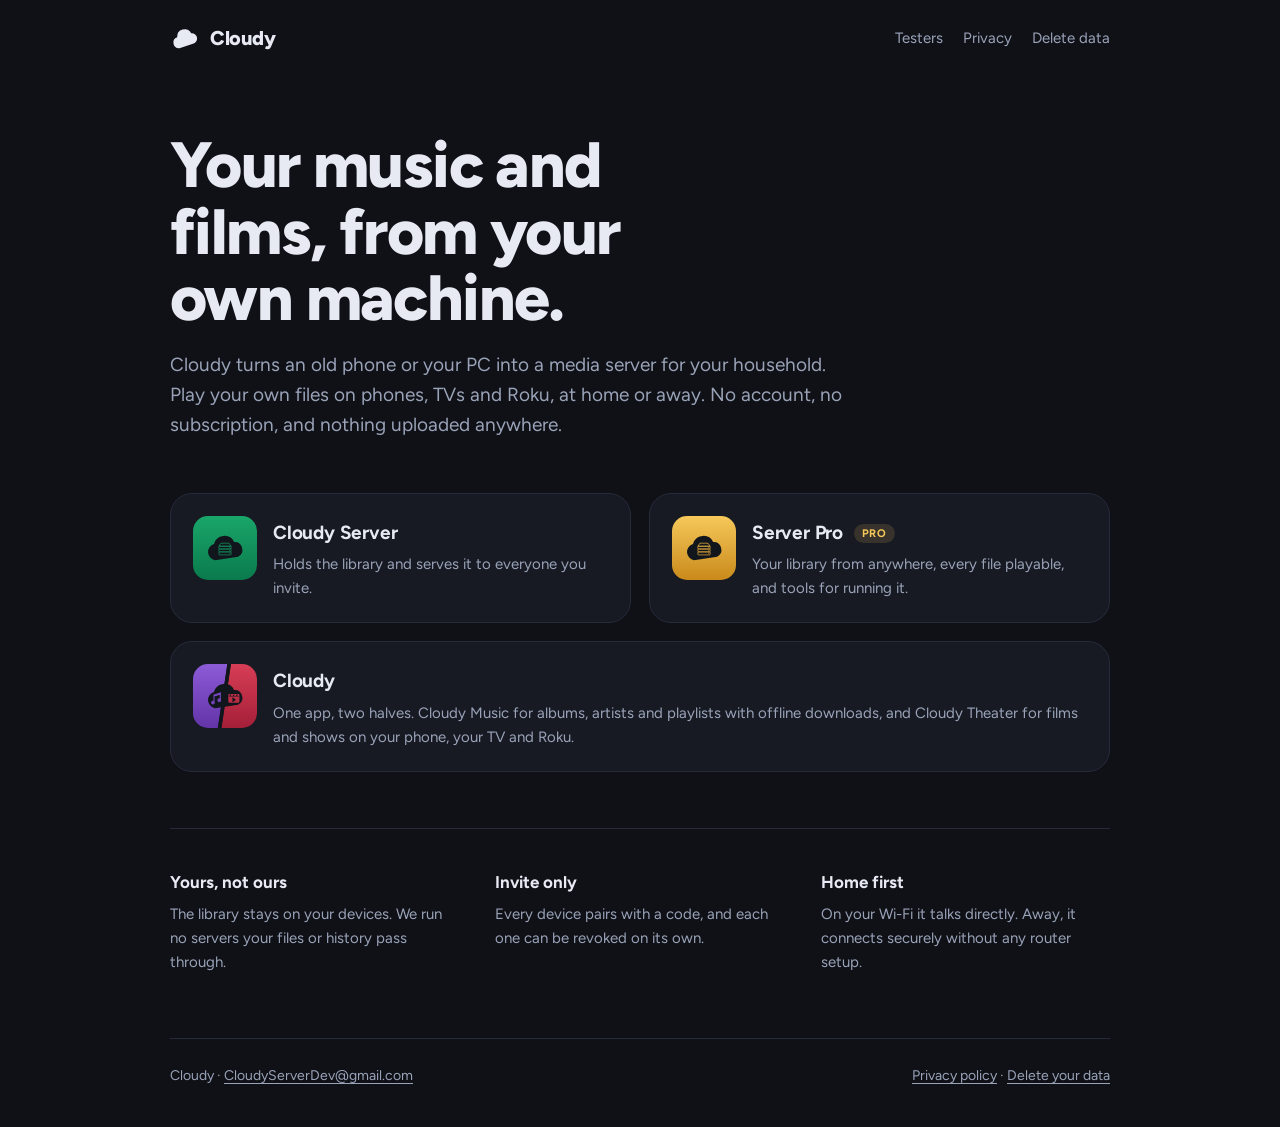
<file: index.html>
<!doctype html>
<html lang="en">
<head>
<meta charset="utf-8">
<meta name="viewport" content="width=device-width, initial-scale=1">
<title>Cloudy</title>
<meta name="description" content="Your own music and films, served from your own phone or PC. No account, no subscription, nothing uploaded.">
<link rel="icon" href="assets/cloudy-crown.svg" type="image/svg+xml">
<link rel="icon" href="assets/cloudy-crown-32.png" sizes="32x32">
<link rel="apple-touch-icon" href="assets/cloudy-crown-180.png">
<link rel="preconnect" href="https://fonts.googleapis.com">
<link rel="preconnect" href="https://fonts.gstatic.com" crossorigin>
<link rel="stylesheet" href="https://fonts.googleapis.com/css2?family=Figtree:wght@400;600;700;800&display=swap">
<link rel="stylesheet" href="style.css">
</head>
<body>
<div class="wrap">
  <header class="top">
    <a class="brand" href="./">
      <svg viewBox="0 0 24 24" aria-hidden="true"><g transform="rotate(-8 11.925 12.2375)"><path d="M6.5,19.5A4.5,4.5 0,0 1,5.9 10.6,6 6,0 0,1 17.5,8.9 4.3,4.3 0,0 1,17.1 17.5z"/></g></svg>
      <span class="wordmark">Cloudy</span>
    </a>
    <nav><a href="testers/">Testers</a> <a href="privacy/">Privacy</a> <a href="delete-account/">Delete data</a></nav>
  </header>

  <main>
    <section class="hero">
      <h1>Your music and films, from your own machine.</h1>
      <p>Cloudy turns an old phone or your PC into a media server for your household. Play your own files on phones, TVs and Roku, at home or away. No account, no subscription, and nothing uploaded anywhere.</p>
    </section>

    <section class="apps" aria-label="The apps">
      <div class="app">
        <img src="assets/cloudy-server.svg" alt="">
        <h2>Cloudy Server</h2>
        <p>Holds the library and serves it to everyone you invite.</p>
      </div>
      <div class="app">
        <img src="assets/cloudy-server-pro.svg" alt="">
        <h2>Server Pro <span class="tag">PRO</span></h2>
        <p>Your library from anywhere, every file playable, and tools for running it.</p>
      </div>
      <div class="app wide">
        <img src="assets/cloudy.svg" alt="">
        <h2>Cloudy</h2>
        <p>One app, two halves. Cloudy Music for albums, artists and playlists with offline downloads, and Cloudy Theater for films and shows on your phone, your TV and Roku.</p>
      </div>
    </section>

    <section class="points">
      <div>
        <h3>Yours, not ours</h3>
        <p>The library stays on your devices. We run no servers your files or history pass through.</p>
      </div>
      <div>
        <h3>Invite only</h3>
        <p>Every device pairs with a code, and each one can be revoked on its own.</p>
      </div>
      <div>
        <h3>Home first</h3>
        <p>On your Wi-Fi it talks directly. Away, it connects securely without any router setup.</p>
      </div>
    </section>
  </main>

  <footer>
    <span>Cloudy · <a href="mailto:CloudyServerDev@gmail.com">CloudyServerDev@gmail.com</a></span>
    <span><a href="privacy/">Privacy policy</a> &middot; <a href="delete-account/">Delete your data</a></span>
  </footer>
</div>
<script src="./brand.js"></script>
</body>
</html>
</file>
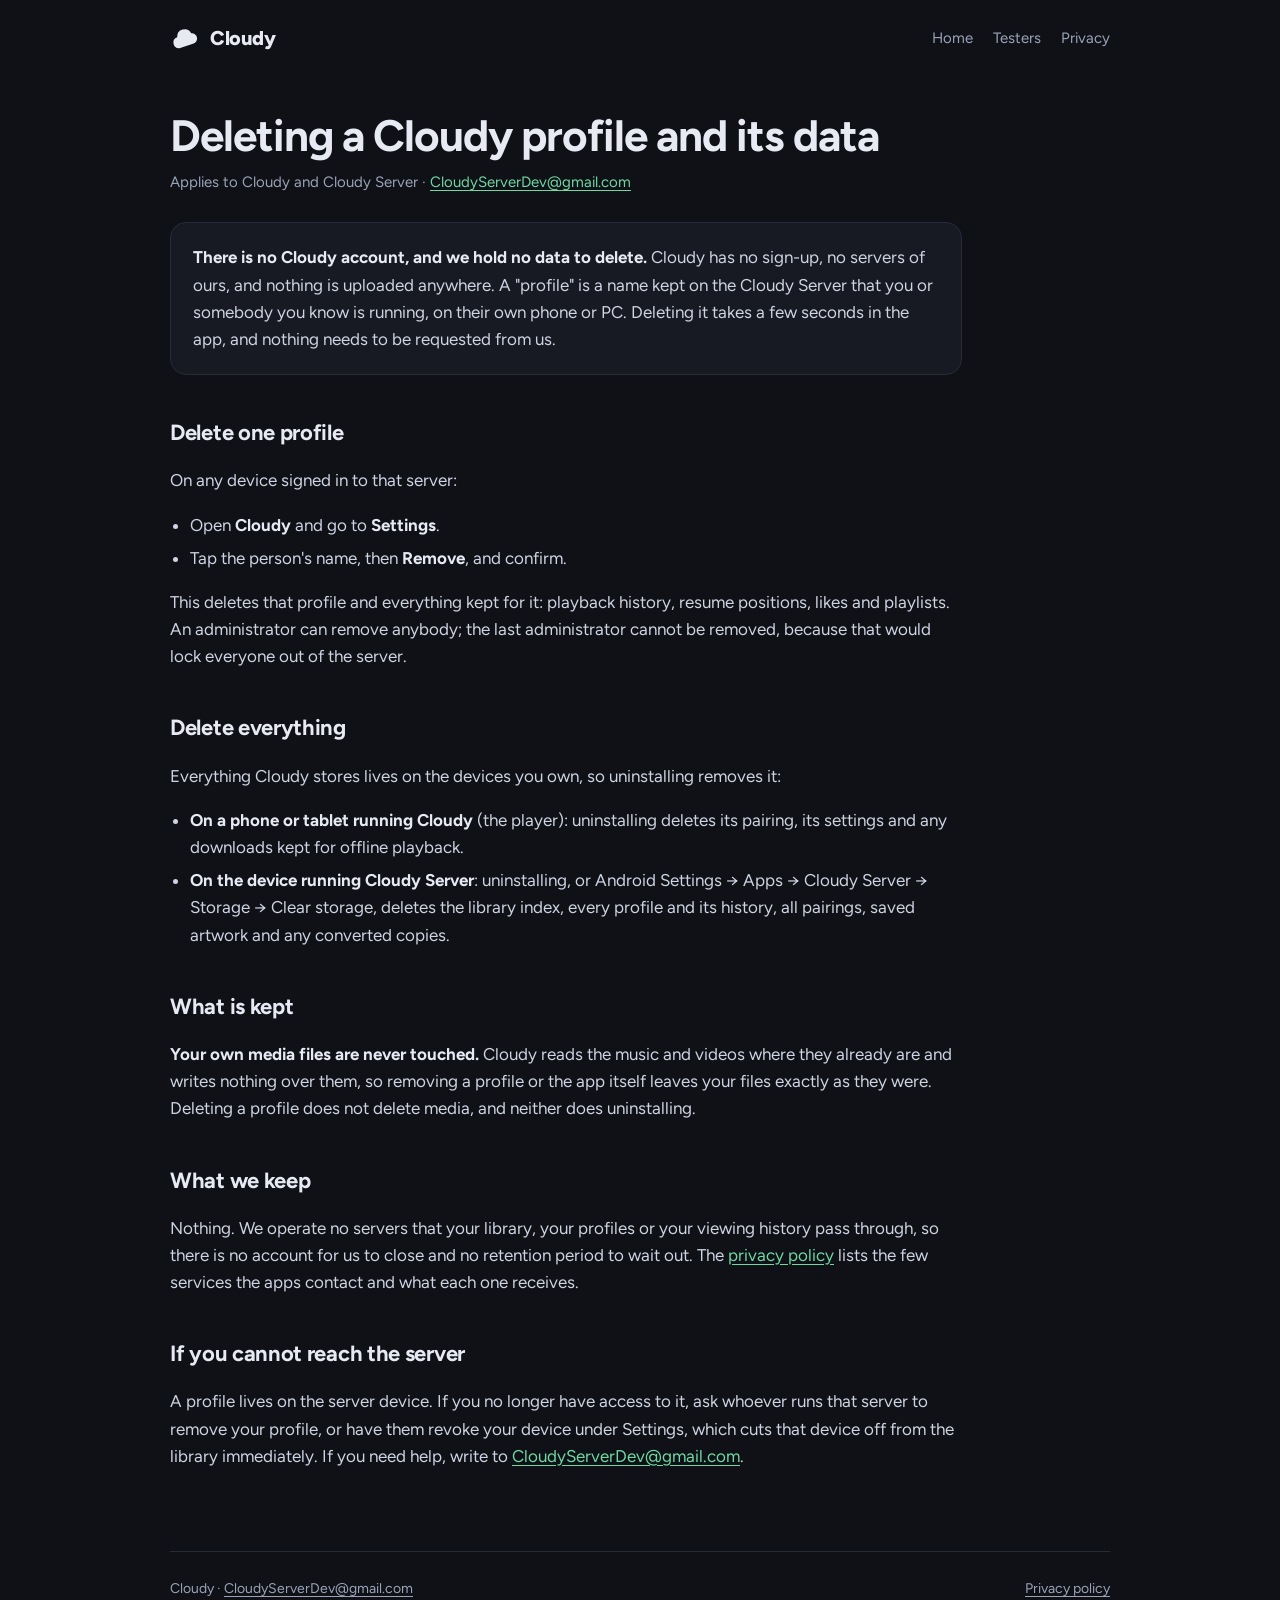
<file: delete-account/index.html>
<!doctype html>
<html lang="en">
<head>
<meta charset="utf-8">
<meta name="viewport" content="width=device-width, initial-scale=1">
<title>Deleting a Cloudy profile</title>
<meta name="description" content="How to delete a Cloudy profile and its data, and what is kept.">
<link rel="icon" href="../assets/cloudy-crown.svg" type="image/svg+xml">
<link rel="icon" href="../assets/cloudy-crown-32.png" sizes="32x32">
<link rel="apple-touch-icon" href="../assets/cloudy-crown-180.png">
<link rel="preconnect" href="https://fonts.googleapis.com">
<link rel="preconnect" href="https://fonts.gstatic.com" crossorigin>
<link rel="stylesheet" href="https://fonts.googleapis.com/css2?family=Figtree:wght@400;600;700;800&display=swap">
<link rel="stylesheet" href="../style.css">
</head>
<body>
<div class="wrap">
  <header class="top">
    <a class="brand" href="../">
      <svg viewBox="0 0 24 24" aria-hidden="true"><g transform="rotate(-8 11.925 12.2375)"><path d="M6.5,19.5A4.5,4.5 0,0 1,5.9 10.6,6 6,0 0,1 17.5,8.9 4.3,4.3 0,0 1,17.1 17.5z"/></g></svg>
      <span class="wordmark">Cloudy</span>
    </a>
    <nav><a href="../">Home</a> <a href="../testers/">Testers</a> <a href="../privacy/">Privacy</a></nav>
  </header>

  <main class="doc">
    <h1>Deleting a Cloudy profile and its data</h1>
    <p class="meta">Applies to Cloudy and Cloudy Server &middot; <a href="mailto:CloudyServerDev@gmail.com">CloudyServerDev@gmail.com</a></p>

    <div class="summary">
      <p><strong>There is no Cloudy account, and we hold no data to delete.</strong> Cloudy has no sign-up, no servers of ours, and nothing is uploaded anywhere. A "profile" is a name kept on the Cloudy Server that you or somebody you know is running, on their own phone or PC. Deleting it takes a few seconds in the app, and nothing needs to be requested from us.</p>
    </div>

    <h2>Delete one profile</h2>
    <p>On any device signed in to that server:</p>
    <ul>
      <li>Open <strong>Cloudy</strong> and go to <strong>Settings</strong>.</li>
      <li>Tap the person's name, then <strong>Remove</strong>, and confirm.</li>
    </ul>
    <p>This deletes that profile and everything kept for it: playback history, resume positions, likes and playlists. An administrator can remove anybody; the last administrator cannot be removed, because that would lock everyone out of the server.</p>

    <h2>Delete everything</h2>
    <p>Everything Cloudy stores lives on the devices you own, so uninstalling removes it:</p>
    <ul>
      <li><strong>On a phone or tablet running Cloudy</strong> (the player): uninstalling deletes its pairing, its settings and any downloads kept for offline playback.</li>
      <li><strong>On the device running Cloudy Server</strong>: uninstalling, or Android Settings &rarr; Apps &rarr; Cloudy Server &rarr; Storage &rarr; Clear storage, deletes the library index, every profile and its history, all pairings, saved artwork and any converted copies.</li>
    </ul>

    <h2>What is kept</h2>
    <p><strong>Your own media files are never touched.</strong> Cloudy reads the music and videos where they already are and writes nothing over them, so removing a profile or the app itself leaves your files exactly as they were. Deleting a profile does not delete media, and neither does uninstalling.</p>

    <h2>What we keep</h2>
    <p>Nothing. We operate no servers that your library, your profiles or your viewing history pass through, so there is no account for us to close and no retention period to wait out. The <a href="../privacy/">privacy policy</a> lists the few services the apps contact and what each one receives.</p>

    <h2>If you cannot reach the server</h2>
    <p>A profile lives on the server device. If you no longer have access to it, ask whoever runs that server to remove your profile, or have them revoke your device under Settings, which cuts that device off from the library immediately. If you need help, write to <a href="mailto:CloudyServerDev@gmail.com">CloudyServerDev@gmail.com</a>.</p>
  </main>

  <footer>
    <span>Cloudy &middot; <a href="mailto:CloudyServerDev@gmail.com">CloudyServerDev@gmail.com</a></span>
    <span><a href="../privacy/">Privacy policy</a></span>
  </footer>
</div>
<script src="../brand.js"></script>
</body>
</html>
</file>
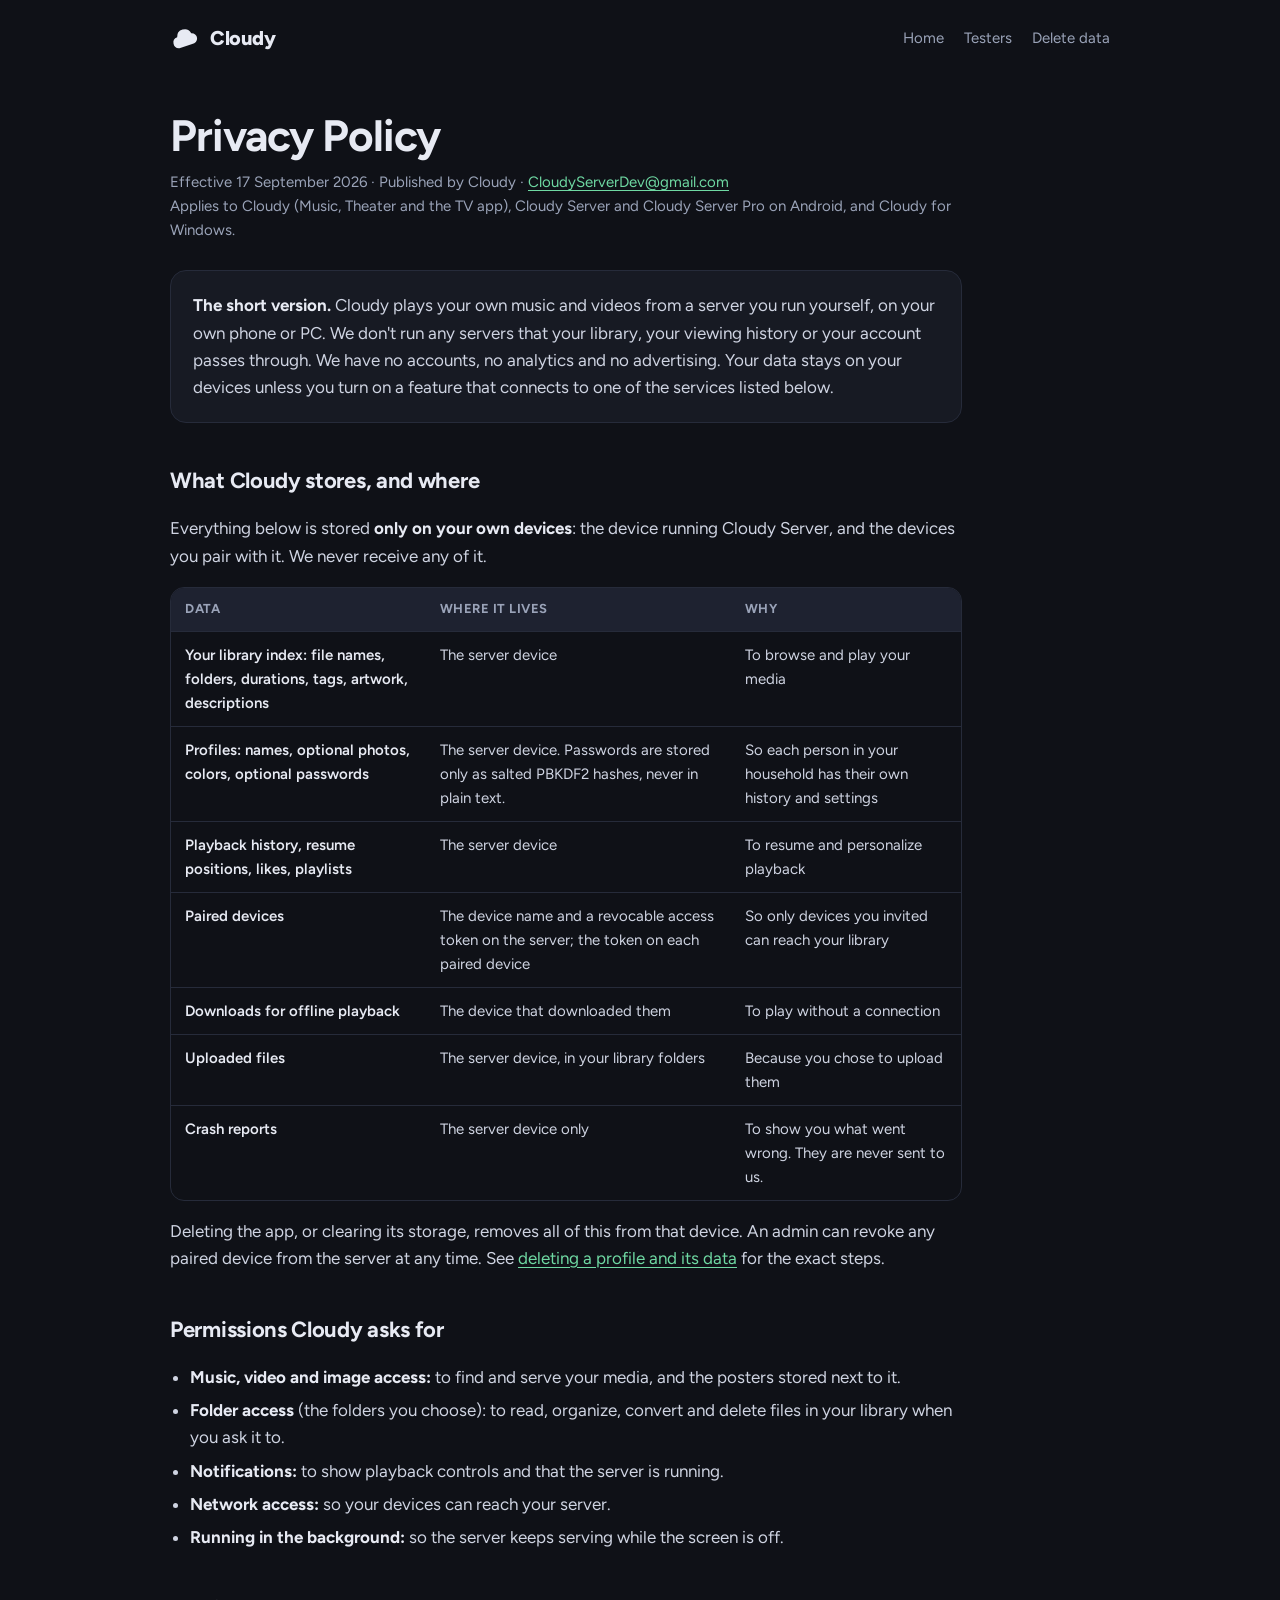
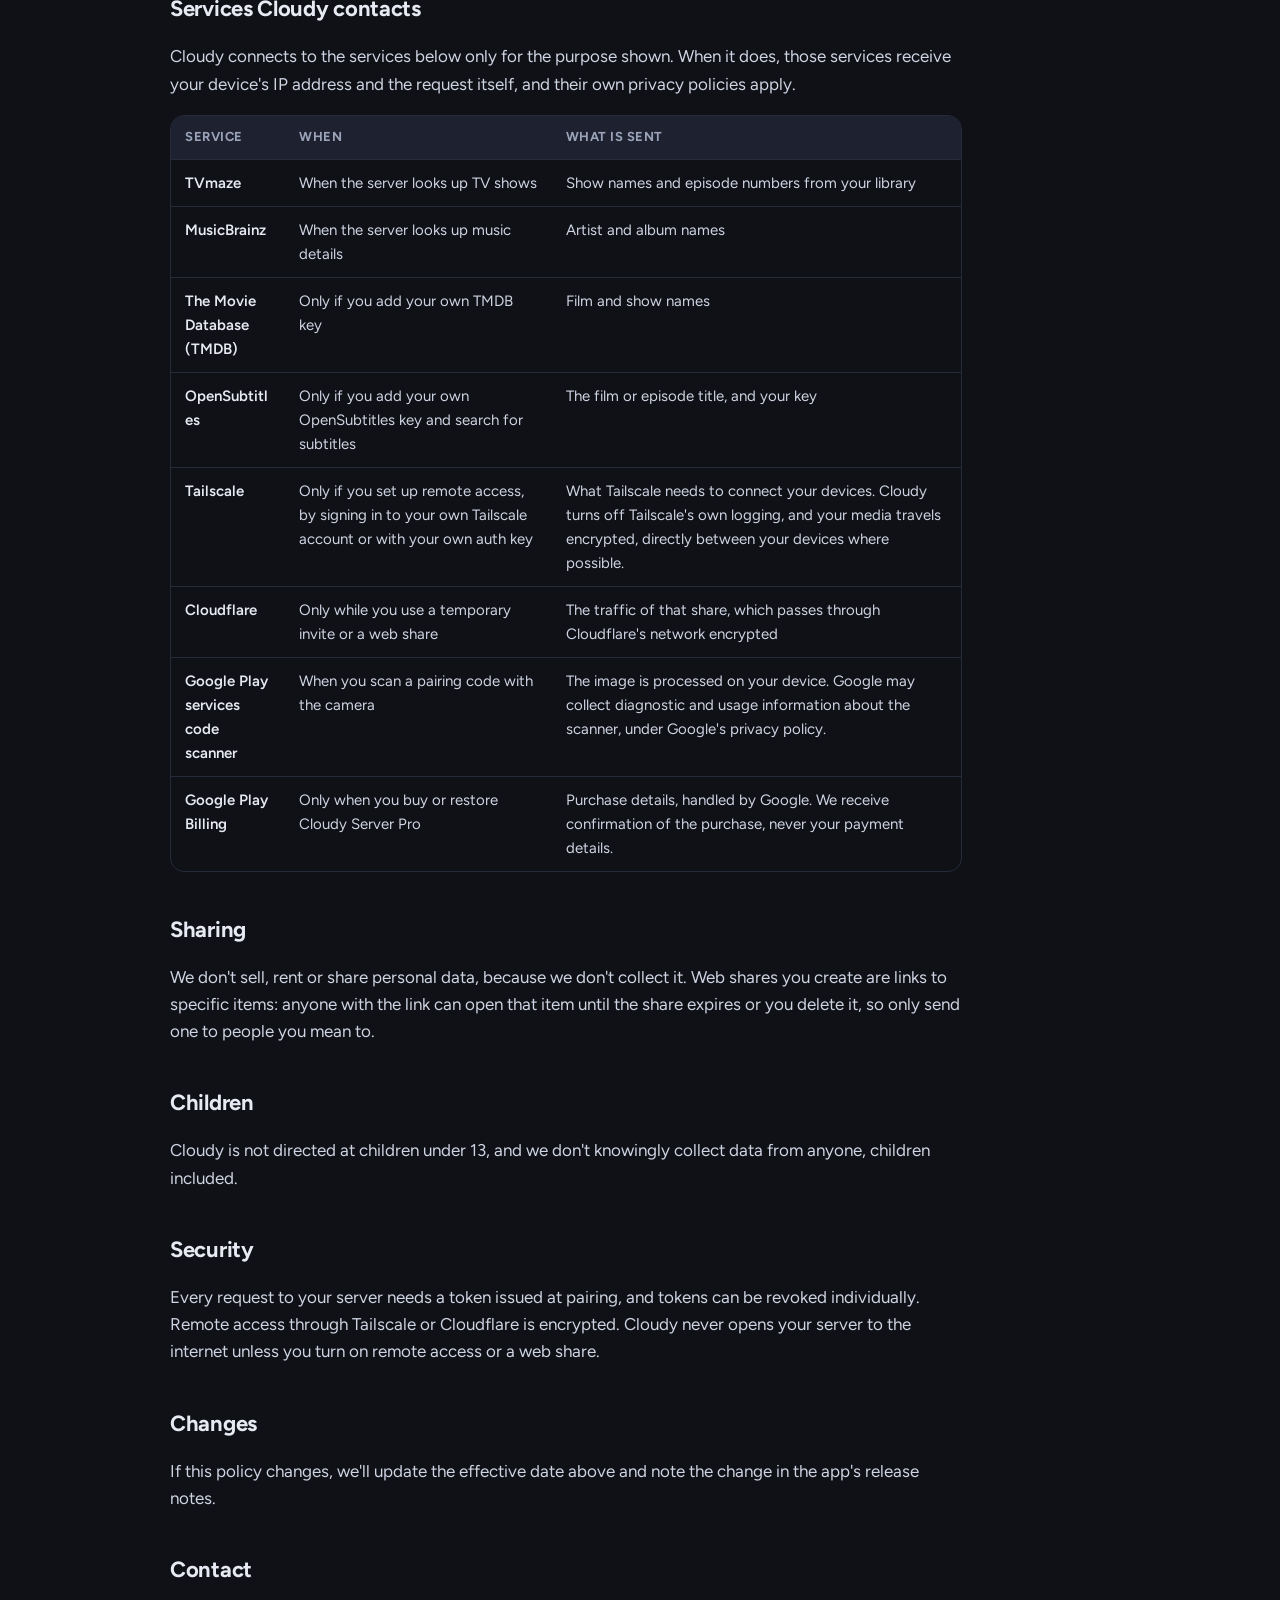
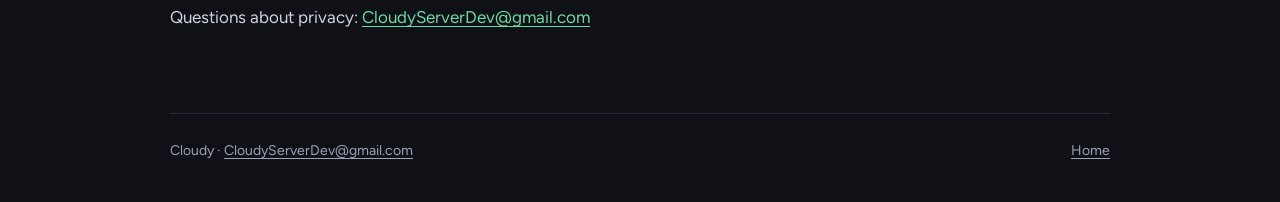
<file: privacy/index.html>
<!doctype html>
<html lang="en">
<head>
<meta charset="utf-8">
<meta name="viewport" content="width=device-width, initial-scale=1">
<title>Cloudy Privacy Policy</title>
<meta name="description" content="What Cloudy stores, where it stays, and the services it contacts.">
<link rel="icon" href="../assets/cloudy-crown.svg" type="image/svg+xml">
<link rel="icon" href="../assets/cloudy-crown-32.png" sizes="32x32">
<link rel="apple-touch-icon" href="../assets/cloudy-crown-180.png">
<link rel="preconnect" href="https://fonts.googleapis.com">
<link rel="preconnect" href="https://fonts.gstatic.com" crossorigin>
<link rel="stylesheet" href="https://fonts.googleapis.com/css2?family=Figtree:wght@400;600;700;800&display=swap">
<link rel="stylesheet" href="../style.css">
</head>
<body>
<div class="wrap">
  <header class="top">
    <a class="brand" href="../">
      <svg viewBox="0 0 24 24" aria-hidden="true"><g transform="rotate(-8 11.925 12.2375)"><path d="M6.5,19.5A4.5,4.5 0,0 1,5.9 10.6,6 6,0 0,1 17.5,8.9 4.3,4.3 0,0 1,17.1 17.5z"/></g></svg>
      <span class="wordmark">Cloudy</span>
    </a>
    <nav><a href="../">Home</a> <a href="../testers/">Testers</a> <a href="../delete-account/">Delete data</a></nav>
  </header>

  <main class="doc">
    <h1>Privacy Policy</h1>
    <p class="meta">Effective 17 September 2026 · Published by Cloudy · <a href="mailto:CloudyServerDev@gmail.com">CloudyServerDev@gmail.com</a><br>
    Applies to Cloudy (Music, Theater and the TV app), Cloudy Server and Cloudy Server Pro on Android, and Cloudy for Windows.</p>

    <div class="summary">
      <p><strong>The short version.</strong> Cloudy plays your own music and videos from a server you run yourself, on your own phone or PC. We don't run any servers that your library, your viewing history or your account passes through. We have no accounts, no analytics and no advertising. Your data stays on your devices unless you turn on a feature that connects to one of the services listed below.</p>
    </div>

    <h2>What Cloudy stores, and where</h2>
    <p>Everything below is stored <strong>only on your own devices</strong>: the device running Cloudy Server, and the devices you pair with it. We never receive any of it.</p>
    <div class="table"><table>
      <thead><tr><th>Data</th><th>Where it lives</th><th>Why</th></tr></thead>
      <tbody>
        <tr><td>Your library index: file names, folders, durations, tags, artwork, descriptions</td><td>The server device</td><td>To browse and play your media</td></tr>
        <tr><td>Profiles: names, optional photos, colors, optional passwords</td><td>The server device. Passwords are stored only as salted PBKDF2 hashes, never in plain text.</td><td>So each person in your household has their own history and settings</td></tr>
        <tr><td>Playback history, resume positions, likes, playlists</td><td>The server device</td><td>To resume and personalize playback</td></tr>
        <tr><td>Paired devices</td><td>The device name and a revocable access token on the server; the token on each paired device</td><td>So only devices you invited can reach your library</td></tr>
        <tr><td>Downloads for offline playback</td><td>The device that downloaded them</td><td>To play without a connection</td></tr>
        <tr><td>Uploaded files</td><td>The server device, in your library folders</td><td>Because you chose to upload them</td></tr>
        <tr><td>Crash reports</td><td>The server device only</td><td>To show you what went wrong. They are never sent to us.</td></tr>
      </tbody>
    </table></div>
    <p>Deleting the app, or clearing its storage, removes all of this from that device. An admin can revoke any paired device from the server at any time. See <a href="../delete-account/">deleting a profile and its data</a> for the exact steps.</p>

    <h2>Permissions Cloudy asks for</h2>
    <ul>
      <li><strong>Music, video and image access:</strong> to find and serve your media, and the posters stored next to it.</li>
      <li><strong>Folder access</strong> (the folders you choose): to read, organize, convert and delete files in your library when you ask it to.</li>
      <li><strong>Notifications:</strong> to show playback controls and that the server is running.</li>
      <li><strong>Network access:</strong> so your devices can reach your server.</li>
      <li><strong>Running in the background:</strong> so the server keeps serving while the screen is off.</li>
    </ul>

    <h2>Services Cloudy contacts</h2>
    <p>Cloudy connects to the services below only for the purpose shown. When it does, those services receive your device's IP address and the request itself, and their own privacy policies apply.</p>
    <div class="table"><table>
      <thead><tr><th>Service</th><th>When</th><th>What is sent</th></tr></thead>
      <tbody>
        <tr><td>TVmaze</td><td>When the server looks up TV shows</td><td>Show names and episode numbers from your library</td></tr>
        <tr><td>MusicBrainz</td><td>When the server looks up music details</td><td>Artist and album names</td></tr>
        <tr><td>The Movie Database (TMDB)</td><td>Only if you add your own TMDB key</td><td>Film and show names</td></tr>
        <tr><td>OpenSubtitles</td><td>Only if you add your own OpenSubtitles key and search for subtitles</td><td>The film or episode title, and your key</td></tr>
        <tr><td>Tailscale</td><td>Only if you set up remote access, by signing in to your own Tailscale account or with your own auth key</td><td>What Tailscale needs to connect your devices. Cloudy turns off Tailscale's own logging, and your media travels encrypted, directly between your devices where possible.</td></tr>
        <tr><td>Cloudflare</td><td>Only while you use a temporary invite or a web share</td><td>The traffic of that share, which passes through Cloudflare's network encrypted</td></tr>
        <tr><td>Google Play services code scanner</td><td>When you scan a pairing code with the camera</td><td>The image is processed on your device. Google may collect diagnostic and usage information about the scanner, under Google's privacy policy.</td></tr>
        <tr><td>Google Play Billing</td><td>Only when you buy or restore Cloudy Server Pro</td><td>Purchase details, handled by Google. We receive confirmation of the purchase, never your payment details.</td></tr>
      </tbody>
    </table></div>

    <h2>Sharing</h2>
    <p>We don't sell, rent or share personal data, because we don't collect it. Web shares you create are links to specific items: anyone with the link can open that item until the share expires or you delete it, so only send one to people you mean to.</p>

    <h2>Children</h2>
    <p>Cloudy is not directed at children under 13, and we don't knowingly collect data from anyone, children included.</p>

    <h2>Security</h2>
    <p>Every request to your server needs a token issued at pairing, and tokens can be revoked individually. Remote access through Tailscale or Cloudflare is encrypted. Cloudy never opens your server to the internet unless you turn on remote access or a web share.</p>

    <h2>Changes</h2>
    <p>If this policy changes, we'll update the effective date above and note the change in the app's release notes.</p>

    <h2>Contact</h2>
    <p>Questions about privacy: <a href="mailto:CloudyServerDev@gmail.com">CloudyServerDev@gmail.com</a></p>
  </main>

  <footer>
    <span>Cloudy · <a href="mailto:CloudyServerDev@gmail.com">CloudyServerDev@gmail.com</a></span>
    <span><a href="../">Home</a></span>
  </footer>
</div>
<script src="../brand.js"></script>
</body>
</html>
</file>
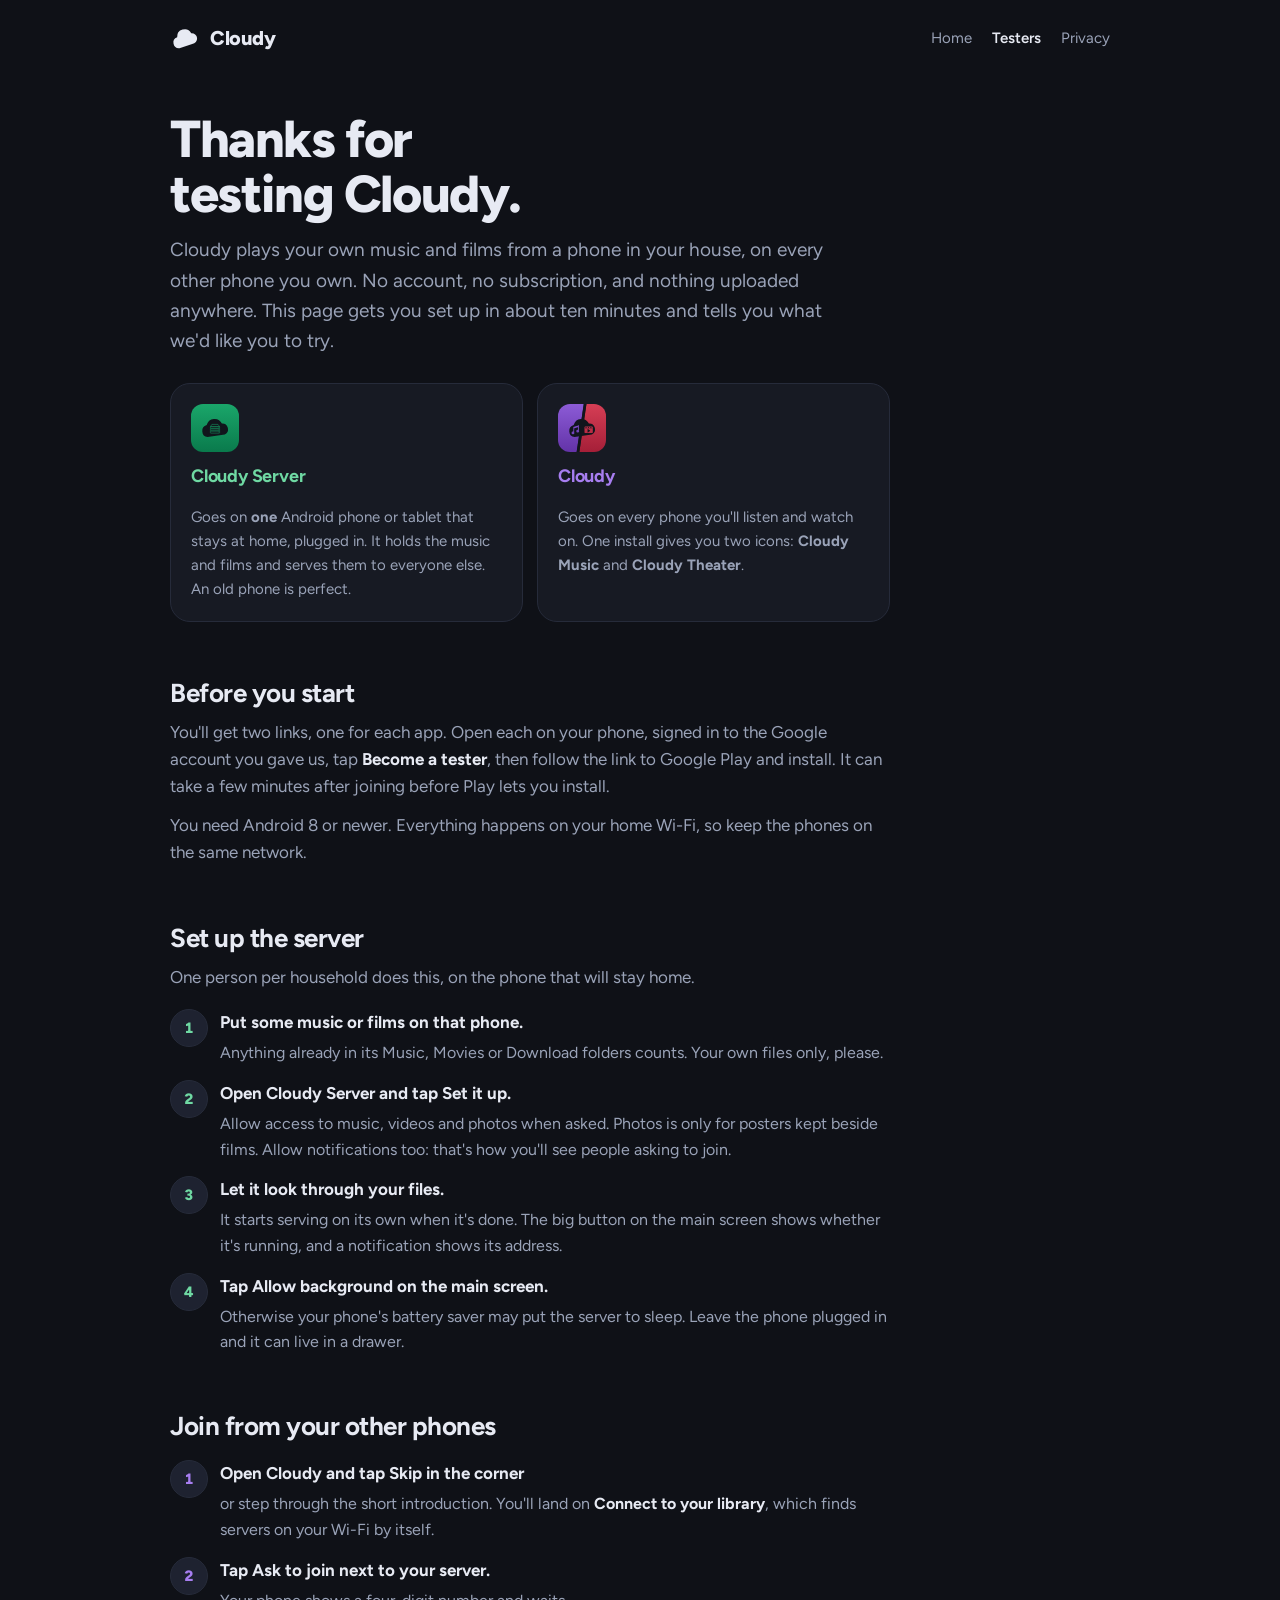
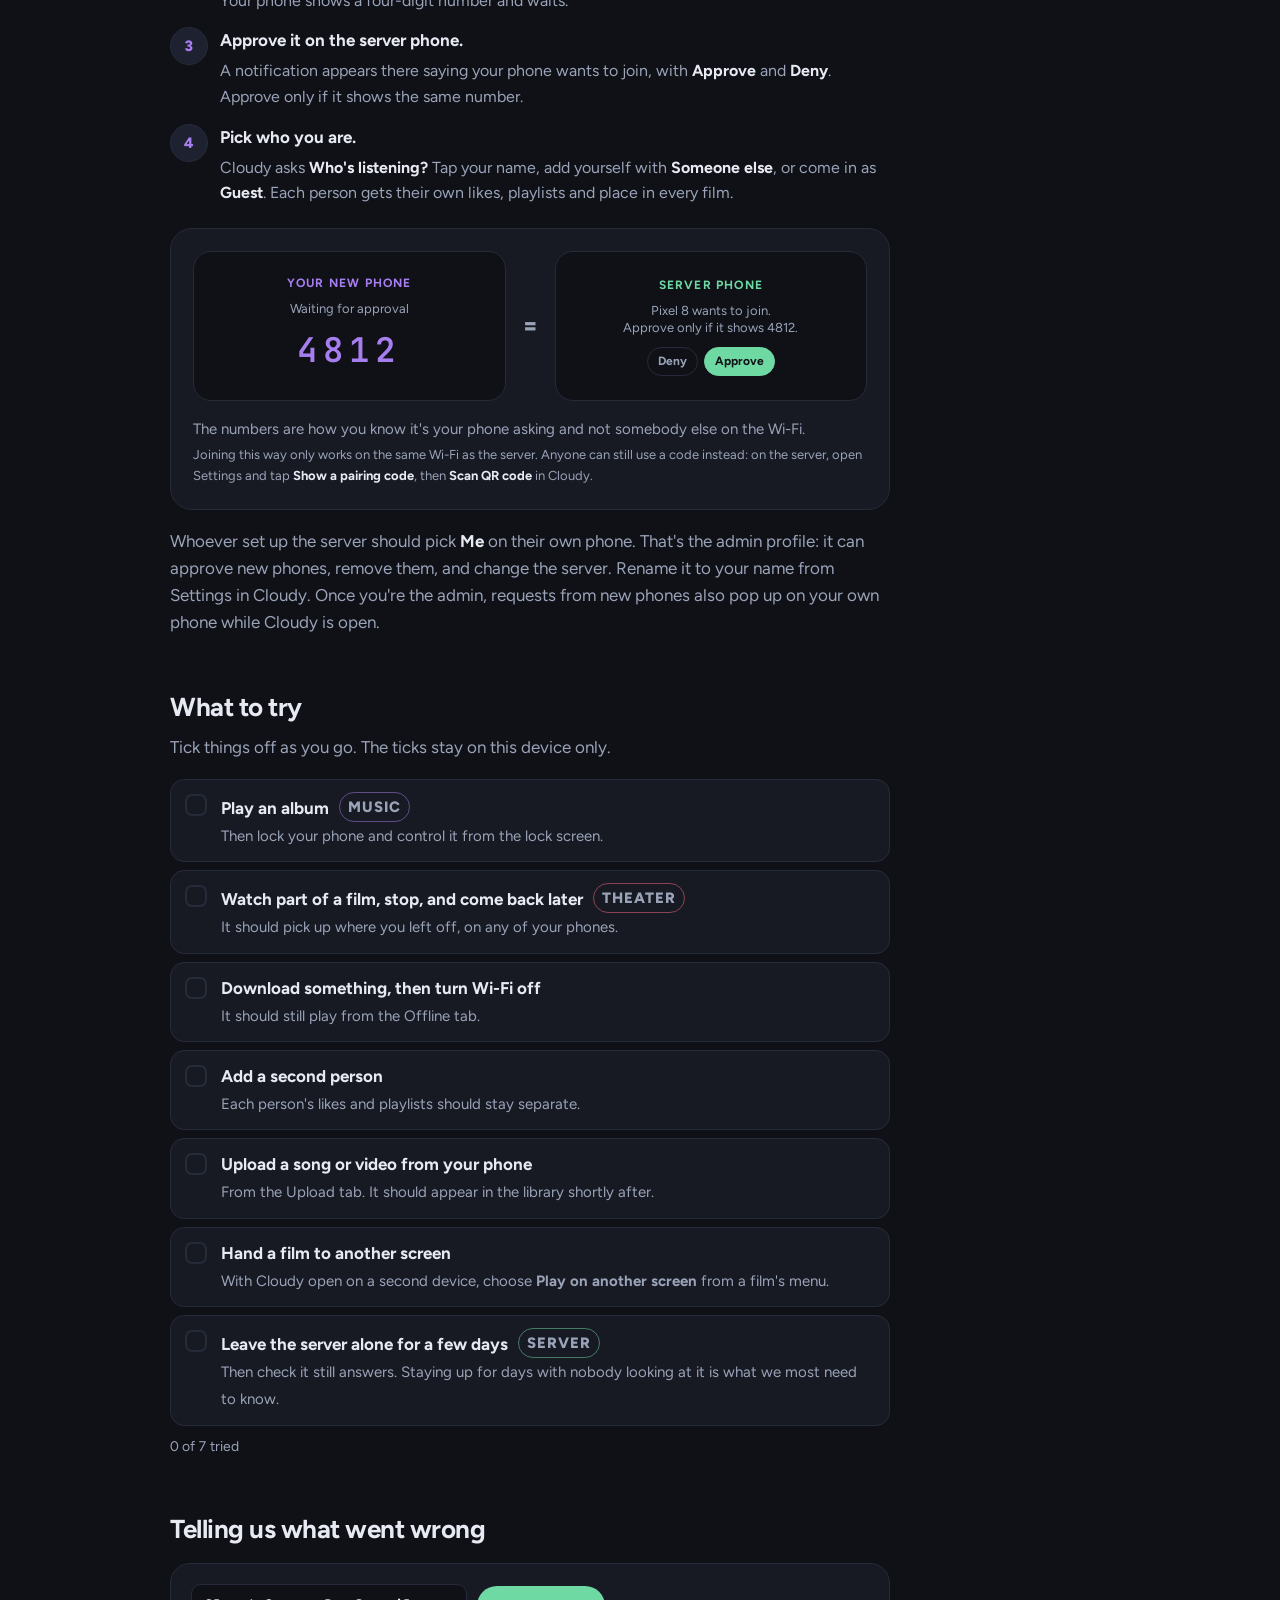
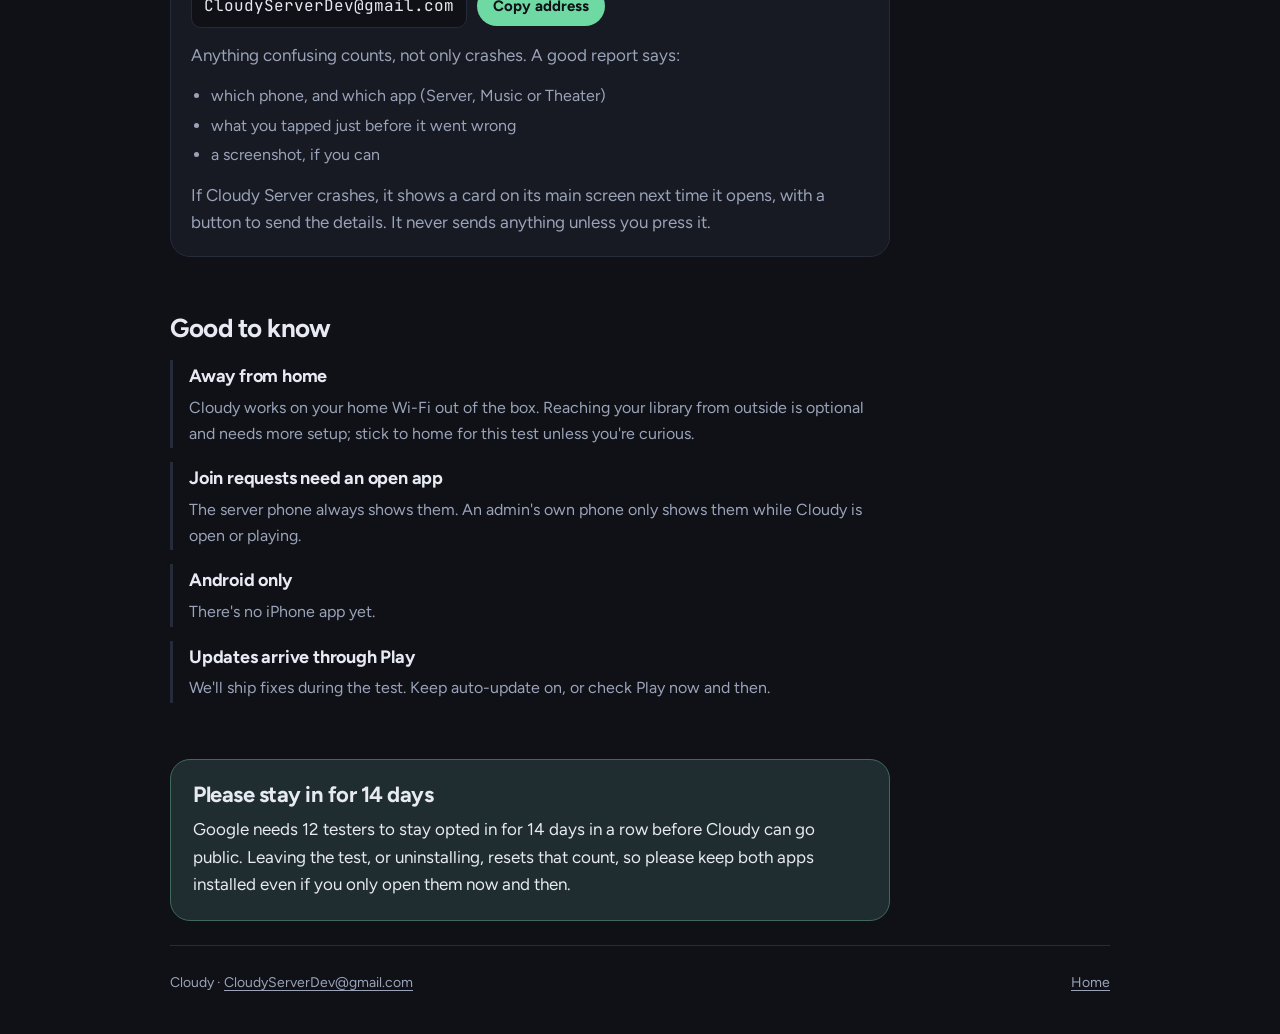
<file: testers/index.html>
<!doctype html>
<html lang="en">
<head>
<meta charset="utf-8">
<meta name="viewport" content="width=device-width, initial-scale=1">
<title>Testing Cloudy</title>
<meta name="description" content="For Cloudy's closed testers: setting up the server, joining from your phones, what to try and how to report problems.">
<meta name="robots" content="noindex">
<link rel="icon" href="../assets/cloudy-crown.svg" type="image/svg+xml">
<link rel="icon" href="../assets/cloudy-crown-32.png" sizes="32x32">
<link rel="apple-touch-icon" href="../assets/cloudy-crown-180.png">
<link rel="preconnect" href="https://fonts.googleapis.com">
<link rel="preconnect" href="https://fonts.gstatic.com" crossorigin>
<link rel="stylesheet" href="https://fonts.googleapis.com/css2?family=Figtree:wght@400;600;700;800&family=JetBrains+Mono:wght@600&display=swap">
<link rel="stylesheet" href="../style.css">
<style>
  /* This page only. Colors, fonts, header and footer come from ../style.css. */
  main.guide { max-width: 720px; padding-block: 8px 24px; }
  a:focus-visible, button:focus-visible, input:focus-visible + span {
    outline: 2px solid var(--server); outline-offset: 3px; border-radius: 4px;
  }


  h1 { font-size: clamp(34px, 6.4vw, 52px); line-height: 1.05; letter-spacing: -1.4px; font-weight: 800; margin: 28px 0 14px; text-wrap: balance; max-width: 16ch; }
  .lede { color: var(--dim); font-size: 19px; margin: 0 0 8px; max-width: 58ch; }
  h2 { font-size: 26px; letter-spacing: -0.5px; line-height: 1.2; margin: 56px 0 10px; text-wrap: balance; }
  h3 { font-size: 18px; margin: 0 0 4px; letter-spacing: -0.2px; }
  p { margin: 0 0 12px; }
  .dim { color: var(--dim); }
  .eyebrow { font-size: 12px; font-weight: 700; letter-spacing: 1.4px; text-transform: uppercase; color: var(--dim); margin: 0 0 6px; }

  /* The two roles. */
  .roles { display: grid; grid-template-columns: repeat(2, minmax(0, 1fr)); gap: 14px; margin-top: 26px; }
  .role { background: var(--surface); border: 1px solid var(--border); border-radius: 20px; padding: 20px; display: grid; gap: 10px; align-content: start; }
  .role .icons { display: flex; gap: 8px; }
  .role img { width: 48px; height: 48px; border-radius: 12px; }
  .role p { margin: 0; color: var(--dim); font-size: 15px; }
  .role.server h3 { color: var(--server); }
  .role.player h3 { color: var(--music); }

  /* Steps: a real sequence, so numbered. */
  ol.steps { list-style: none; counter-reset: step; padding: 0; margin: 18px 0 0; display: grid; gap: 14px; }
  ol.steps > li { counter-increment: step; display: grid; grid-template-columns: 36px 1fr; gap: 14px; align-items: start; }
  ol.steps > li::before {
    content: counter(step);
    width: 36px; height: 36px; border-radius: 50%;
    display: grid; place-items: center;
    font-weight: 800; font-size: 15px; font-variant-numeric: tabular-nums;
    background: var(--surface-2); border: 1px solid var(--border);
  }
  ol.server > li::before { color: var(--server); }
  ol.player > li::before { color: var(--music); }
  ol.steps p { margin: 4px 0 0; color: var(--dim); font-size: 16px; }
  ol.steps strong { color: var(--text); }
  .ui { font-weight: 700; color: var(--text); white-space: nowrap; }

  /* The matching-number moment. */
  .match { margin-top: 22px; background: var(--surface); border: 1px solid var(--border); border-radius: 22px; padding: 22px; display: grid; grid-template-columns: 1fr auto 1fr; gap: 16px; align-items: center; }
  .phone { background: var(--bg); border: 1px solid var(--border); border-radius: 18px; padding: 16px 14px; text-align: center; display: grid; gap: 6px; min-height: 150px; align-content: center; }
  .phone .who { font-size: 12px; letter-spacing: 1.2px; text-transform: uppercase; font-weight: 700; }
  .phone.asking .who { color: var(--music); }
  .phone.admin .who { color: var(--server); }
  .phone .msg { font-size: 13px; color: var(--dim); line-height: 1.35; }
  .digits { font-family: "JetBrains Mono", ui-monospace, Consolas, monospace; font-size: 34px; letter-spacing: 0.18em; font-weight: 600; font-variant-numeric: tabular-nums; }
  .phone.asking .digits { color: var(--music); }
  .phone.admin .digits { color: var(--server); }
  .phone .btns { display: flex; gap: 6px; justify-content: center; margin-top: 4px; }
  .phone .btns span { font-size: 12px; font-weight: 700; padding: 4px 10px; border-radius: 999px; border: 1px solid var(--border); color: var(--dim); }
  .phone .btns span.go { background: var(--server); color: #0f1117; border-color: var(--server); }
  .equals { font-size: 26px; font-weight: 800; color: var(--dim); }
  .match-note { grid-column: 1 / -1; margin: 0; font-size: 15px; color: var(--dim); }
  .match-note small { display: block; margin-top: 4px; font-size: 13px; }

  /* Checklist of things to try; ticks are remembered on this device only. */
  .try { list-style: none; padding: 0; margin: 18px 0 0; display: grid; gap: 8px; }
  .try label { display: grid; grid-template-columns: 24px 1fr; gap: 12px; align-items: start; padding: 12px 14px; border-radius: 14px; background: var(--surface); border: 1px solid var(--border); cursor: pointer; }
  .try input { position: absolute; opacity: 0; pointer-events: none; }
  .try .box { width: 22px; height: 22px; margin-top: 2px; border-radius: 7px; border: 2px solid var(--border); display: grid; place-items: center; }
  .try .box svg { width: 14px; height: 14px; stroke: #0f1117; stroke-width: 3; fill: none; opacity: 0; }
  .try input:checked + .box { background: var(--server); border-color: var(--server); }
  .try input:checked + .box svg { opacity: 1; }
  .try input:checked ~ .text { color: var(--dim); }
  .try .text strong { display: block; }
  .try .text span { font-size: 15px; color: var(--dim); }
  .tag { display: inline-block; font-size: 11px; font-weight: 800; letter-spacing: 1px; text-transform: uppercase; padding: 2px 8px; border-radius: 999px; margin-left: 6px; vertical-align: 2px; }
  .tag.music { color: var(--music); border: 1px solid color-mix(in srgb, var(--music) 50%, transparent); }
  .tag.theater { color: var(--theater); border: 1px solid color-mix(in srgb, var(--theater) 50%, transparent); }
  .tag.server { color: var(--server); border: 1px solid color-mix(in srgb, var(--server) 50%, transparent); }
  .progress { margin-top: 10px; font-size: 14px; color: var(--dim); font-variant-numeric: tabular-nums; }

  /* Reporting. */
  .report { margin-top: 18px; background: var(--surface); border: 1px solid var(--border); border-radius: 20px; padding: 20px; display: grid; gap: 14px; }
  .email { display: flex; flex-wrap: wrap; align-items: center; gap: 10px; }
  .email code { font-family: "JetBrains Mono", ui-monospace, Consolas, monospace; font-size: 16px; background: var(--bg); border: 1px solid var(--border); border-radius: 10px; padding: 8px 12px; user-select: all; overflow-wrap: anywhere; }
  button { font: inherit; font-size: 15px; font-weight: 700; color: #0f1117; background: var(--server); border: 0; border-radius: 999px; padding: 8px 16px; cursor: pointer; }
  button:hover { background: #9be8c0; }
  .report ul { margin: 0; padding-left: 20px; color: var(--dim); font-size: 16px; display: grid; gap: 4px; }

  .notes { display: grid; gap: 14px; margin-top: 16px; }
  .note { border-left: 3px solid var(--border); padding: 2px 0 2px 16px; }
  .note p { margin: 0; color: var(--dim); font-size: 16px; }

  .stay { margin-top: 56px; padding: 22px; border-radius: 20px; background: color-mix(in srgb, var(--server) 10%, var(--surface)); border: 1px solid color-mix(in srgb, var(--server) 35%, var(--border)); }
  .stay h2 { margin: 0 0 8px; font-size: 22px; }
  .stay p { margin: 0; color: var(--text); }


  @media (max-width: 560px) {
    .roles { grid-template-columns: 1fr; }
    .match { grid-template-columns: 1fr; }
    .equals { justify-self: center; line-height: 1; }
  }
  @media (prefers-reduced-motion: no-preference) {
    .try .box, .try .box svg { transition: background .15s ease, opacity .15s ease; }
  }
</style>
</head>
<body>
<div class="wrap">
  <header class="top">
    <a class="brand" href="../">
      <svg viewBox="0 0 24 24" aria-hidden="true"><g transform="rotate(-8 11.925 12.2375)"><path d="M6.5,19.5A4.5,4.5 0,0 1,5.9 10.6,6 6,0 0,1 17.5,8.9 4.3,4.3 0,0 1,17.1 17.5z"/></g></svg>
      <span class="wordmark">Cloudy</span>
    </a>
    <nav><a href="../">Home</a> <a href="./" aria-current="page">Testers</a> <a href="../privacy/">Privacy</a></nav>
  </header>

  <main class="guide">

  <h1>Thanks for testing Cloudy.</h1>
  <p class="lede">Cloudy plays your own music and films from a phone in your house, on every other phone you own. No account, no subscription, and nothing uploaded anywhere. This page gets you set up in about ten minutes and tells you what we'd like you to try.</p>

  <div class="roles">
    <div class="role server">
      <div class="icons"><img src="../assets/cloudy-server.svg" alt=""></div>
      <h3>Cloudy Server</h3>
      <p>Goes on <strong>one</strong> Android phone or tablet that stays at home, plugged in. It holds the music and films and serves them to everyone else. An old phone is perfect.</p>
    </div>
    <div class="role player">
      <div class="icons"><img src="../assets/cloudy.svg" alt=""></div>
      <h3>Cloudy</h3>
      <p>Goes on every phone you'll listen and watch on. One install gives you two icons: <strong>Cloudy Music</strong> and <strong>Cloudy Theater</strong>.</p>
    </div>
  </div>

  <h2>Before you start</h2>
  <p class="dim">You'll get two links, one for each app. Open each on your phone, signed in to the Google account you gave us, tap <span class="ui">Become a tester</span>, then follow the link to Google Play and install. It can take a few minutes after joining before Play lets you install.</p>
  <p class="dim">You need Android 8 or newer. Everything happens on your home Wi-Fi, so keep the phones on the same network.</p>

  <h2>Set up the server</h2>
  <p class="dim">One person per household does this, on the phone that will stay home.</p>
  <ol class="steps server">
    <li><div><strong>Put some music or films on that phone.</strong><p>Anything already in its Music, Movies or Download folders counts. Your own files only, please.</p></div></li>
    <li><div><strong>Open Cloudy Server and tap <span class="ui">Set it up</span>.</strong><p>Allow access to music, videos and photos when asked. Photos is only for posters kept beside films. Allow notifications too: that's how you'll see people asking to join.</p></div></li>
    <li><div><strong>Let it look through your files.</strong><p>It starts serving on its own when it's done. The big button on the main screen shows whether it's running, and a notification shows its address.</p></div></li>
    <li><div><strong>Tap <span class="ui">Allow background</span> on the main screen.</strong><p>Otherwise your phone's battery saver may put the server to sleep. Leave the phone plugged in and it can live in a drawer.</p></div></li>
  </ol>

  <h2>Join from your other phones</h2>
  <ol class="steps player">
    <li><div><strong>Open Cloudy and tap <span class="ui">Skip</span> in the corner</strong><p>or step through the short introduction. You'll land on <span class="ui">Connect to your library</span>, which finds servers on your Wi-Fi by itself.</p></div></li>
    <li><div><strong>Tap <span class="ui">Ask to join</span> next to your server.</strong><p>Your phone shows a four-digit number and waits.</p></div></li>
    <li><div><strong>Approve it on the server phone.</strong><p>A notification appears there saying your phone wants to join, with <span class="ui">Approve</span> and <span class="ui">Deny</span>. Approve only if it shows the same number.</p></div></li>
    <li><div><strong>Pick who you are.</strong><p>Cloudy asks <span class="ui">Who's listening?</span> Tap your name, add yourself with <span class="ui">Someone else</span>, or come in as <span class="ui">Guest</span>. Each person gets their own likes, playlists and place in every film.</p></div></li>
  </ol>

  <div class="match" role="img" aria-label="The joining phone and the server phone show the same number, 4812.">
    <div class="phone asking">
      <div class="who">Your new phone</div>
      <div class="msg">Waiting for approval</div>
      <div class="digits">4812</div>
    </div>
    <div class="equals" aria-hidden="true">=</div>
    <div class="phone admin">
      <div class="who">Server phone</div>
      <div class="msg">Pixel 8 wants to join.<br>Approve only if it shows 4812.</div>
      <div class="btns"><span>Deny</span><span class="go">Approve</span></div>
    </div>
    <p class="match-note">The numbers are how you know it's your phone asking and not somebody else on the Wi-Fi.
      <small>Joining this way only works on the same Wi-Fi as the server. Anyone can still use a code instead: on the server, open Settings and tap <span class="ui">Show a pairing code</span>, then <span class="ui">Scan QR code</span> in Cloudy.</small></p>
  </div>

  <p class="dim" style="margin-top:18px">Whoever set up the server should pick <span class="ui">Me</span> on their own phone. That's the admin profile: it can approve new phones, remove them, and change the server. Rename it to your name from Settings in Cloudy. Once you're the admin, requests from new phones also pop up on your own phone while Cloudy is open.</p>

  <h2>What to try</h2>
  <p class="dim">Tick things off as you go. The ticks stay on this device only.</p>
  <ul class="try" id="try">
    <li><label><input type="checkbox" id="t-music"><span class="box"><svg viewBox="0 0 16 16"><path d="M3 8.5l3 3 7-7"/></svg></span><span class="text"><strong>Play an album <span class="tag music">Music</span></strong><span>Then lock your phone and control it from the lock screen.</span></span></label></li>
    <li><label><input type="checkbox" id="t-film"><span class="box"><svg viewBox="0 0 16 16"><path d="M3 8.5l3 3 7-7"/></svg></span><span class="text"><strong>Watch part of a film, stop, and come back later <span class="tag theater">Theater</span></strong><span>It should pick up where you left off, on any of your phones.</span></span></label></li>
    <li><label><input type="checkbox" id="t-offline"><span class="box"><svg viewBox="0 0 16 16"><path d="M3 8.5l3 3 7-7"/></svg></span><span class="text"><strong>Download something, then turn Wi-Fi off</strong><span>It should still play from the Offline tab.</span></span></label></li>
    <li><label><input type="checkbox" id="t-people"><span class="box"><svg viewBox="0 0 16 16"><path d="M3 8.5l3 3 7-7"/></svg></span><span class="text"><strong>Add a second person</strong><span>Each person's likes and playlists should stay separate.</span></span></label></li>
    <li><label><input type="checkbox" id="t-upload"><span class="box"><svg viewBox="0 0 16 16"><path d="M3 8.5l3 3 7-7"/></svg></span><span class="text"><strong>Upload a song or video from your phone</strong><span>From the Upload tab. It should appear in the library shortly after.</span></span></label></li>
    <li><label><input type="checkbox" id="t-screen"><span class="box"><svg viewBox="0 0 16 16"><path d="M3 8.5l3 3 7-7"/></svg></span><span class="text"><strong>Hand a film to another screen</strong><span>With Cloudy open on a second device, choose <span class="ui">Play on another screen</span> from a film's menu.</span></span></label></li>
    <li><label><input type="checkbox" id="t-days"><span class="box"><svg viewBox="0 0 16 16"><path d="M3 8.5l3 3 7-7"/></svg></span><span class="text"><strong>Leave the server alone for a few days <span class="tag server">Server</span></strong><span>Then check it still answers. Staying up for days with nobody looking at it is what we most need to know.</span></span></label></li>
  </ul>
  <div class="progress" id="progress" aria-live="polite"></div>

  <h2>Telling us what went wrong</h2>
  <div class="report">
    <div class="email">
      <code id="email">CloudyServerDev@gmail.com</code>
      <button type="button" id="copy">Copy address</button>
    </div>
    <p class="dim" style="margin:0">Anything confusing counts, not only crashes. A good report says:</p>
    <ul>
      <li>which phone, and which app (Server, Music or Theater)</li>
      <li>what you tapped just before it went wrong</li>
      <li>a screenshot, if you can</li>
    </ul>
    <p class="dim" style="margin:0">If Cloudy Server crashes, it shows a card on its main screen next time it opens, with a button to send the details. It never sends anything unless you press it.</p>
  </div>

  <h2>Good to know</h2>
  <div class="notes">
    <div class="note"><h3>Away from home</h3><p>Cloudy works on your home Wi-Fi out of the box. Reaching your library from outside is optional and needs more setup; stick to home for this test unless you're curious.</p></div>
    <div class="note"><h3>Join requests need an open app</h3><p>The server phone always shows them. An admin's own phone only shows them while Cloudy is open or playing.</p></div>
    <div class="note"><h3>Android only</h3><p>There's no iPhone app yet.</p></div>
    <div class="note"><h3>Updates arrive through Play</h3><p>We'll ship fixes during the test. Keep auto-update on, or check Play now and then.</p></div>
  </div>

  <div class="stay">
    <h2>Please stay in for 14 days</h2>
    <p>Google needs 12 testers to stay opted in for 14 days in a row before Cloudy can go public. Leaving the test, or uninstalling, resets that count, so please keep both apps installed even if you only open them now and then.</p>
  </div>
  </main>

  <footer>
    <span>Cloudy · <a href="mailto:CloudyServerDev@gmail.com">CloudyServerDev@gmail.com</a></span>
    <span><a href="../">Home</a></span>
  </footer>
</div>
<script>
  (function () {
    var boxes = Array.prototype.slice.call(document.querySelectorAll('#try input'));
    var progress = document.getElementById('progress');
    var KEY = 'cloudy-tester-ticks';
    var saved = {};
    try { saved = JSON.parse(localStorage.getItem(KEY) || '{}') || {}; } catch (e) { saved = {}; }
    function update() {
      var done = boxes.filter(function (b) { return b.checked; }).length;
      progress.textContent = done === boxes.length
        ? 'All ' + done + ' tried. Thank you!'
        : done + ' of ' + boxes.length + ' tried';
    }
    boxes.forEach(function (b) {
      b.checked = !!saved[b.id];
      b.addEventListener('change', function () {
        saved[b.id] = b.checked;
        try { localStorage.setItem(KEY, JSON.stringify(saved)); } catch (e) {}
        update();
      });
    });
    update();

    var copy = document.getElementById('copy');
    var email = document.getElementById('email');
    copy.addEventListener('click', function () {
      var text = email.textContent;
      function selectIt() {
        var r = document.createRange(); r.selectNodeContents(email);
        var s = window.getSelection(); s.removeAllRanges(); s.addRange(r);
        copy.textContent = 'Selected, press copy';
      }
      if (navigator.clipboard && navigator.clipboard.writeText) {
        navigator.clipboard.writeText(text).then(function () {
          copy.textContent = 'Copied';
          setTimeout(function () { copy.textContent = 'Copy address'; }, 2000);
        }, selectIt);
      } else { selectIt(); }
    });
  })();
</script>
<script src="../brand.js"></script>
</body>
</html>
</file>
<file: style.css>
/* Cloudy's site. Always dark, like the apps: one committed look, painted
   explicitly so it holds on any browser theme. */

:root {
  --bg: #0f1117;
  --surface: #171a23;
  --surface-2: #1e2230;
  --border: #262b3a;
  --text: #e7eaf3;
  --dim: #9aa3b8;
  --server: #6fd9a3;
  --music: #a77ef0;
  --theater: #ff6f84;
  --gold: #f6c85a;
  color-scheme: dark;
}

* { box-sizing: border-box; }

html, body {
  margin: 0;
  background: var(--bg);
  color: var(--text);
  font: 17px/1.6 "Figtree", "Segoe UI", system-ui, -apple-system, sans-serif;
  -webkit-font-smoothing: antialiased;
}

a { color: var(--server); text-underline-offset: 3px; }
a:hover { color: #9be8c0; }
a:focus-visible { outline: 2px solid var(--server); outline-offset: 3px; border-radius: 4px; }

.wrap {
  max-width: 980px;
  margin: 0 auto;
  padding-inline: 20px;
}

header.top {
  display: flex;
  align-items: center;
  justify-content: space-between;
  gap: 16px;
  padding-block: 22px;
}

.brand {
  display: inline-flex;
  align-items: center;
  gap: 10px;
  color: var(--text);
  text-decoration: none;
  font-weight: 800;
  font-size: 20px;
  letter-spacing: -0.3px;
}
/* currentColor, so the cloud takes whatever color the name has. */
.brand svg { width: 30px; height: 30px; fill: currentColor; }

/* White at rest. brand.js paints an app color on the brand while the pointer
   is on it and clears the inline color on the way out, which lands back
   here; the transition makes both directions a fade rather than a jump. */
.brand {
  transition: color .28s ease;
}
.wordmark { color: inherit; }
.top nav { display: flex; gap: 20px; font-size: 15px; }
.top nav a { color: var(--dim); text-decoration: none; }
.top nav a:hover { color: var(--text); }
/* The page you are on, so the link that goes nowhere looks like it. */
.top nav a[aria-current="page"] { color: var(--text); font-weight: 600; }
/* Three links and the wordmark have to share a 320 px phone. */
@media (max-width: 420px) {
  .top nav { gap: 4px 14px; font-size: 14px; flex-wrap: wrap; justify-content: flex-end; }
}
.top nav a { white-space: nowrap; }

/* Home */

.hero {
  padding-block: 56px 40px;
  display: grid;
  gap: 18px;
}
.hero h1 {
  margin: 0;
  font-size: clamp(38px, 7vw, 64px);
  line-height: 1.04;
  letter-spacing: -1.6px;
  font-weight: 800;
  text-wrap: balance;
  max-width: 14ch;
}
.hero p {
  margin: 0;
  max-width: 56ch;
  color: var(--dim);
  font-size: 19px;
}

/* Two columns: the two servers side by side, and Cloudy across the row below. */
.apps {
  display: grid;
  grid-template-columns: repeat(2, minmax(0, 1fr));
  gap: 18px;
  padding-block: 12px 56px;
}
.app {
  background: var(--surface);
  border: 1px solid var(--border);
  border-radius: 22px;
  padding: 22px;
  display: grid;
  grid-template-columns: 64px 1fr;
  gap: 4px 16px;
  align-items: start;
}
/* Cloudy is one app with both halves in it, so it takes a whole row rather
   than pretending to be two of the four. */
.app.wide { grid-column: 1 / -1; }
.app img {
  grid-row: span 2;
  width: 64px;
  height: 64px;
  border-radius: 15px;
}
.app h2 { margin: 2px 0 0; font-size: 19px; letter-spacing: -0.2px; }
.app p { margin: 0; color: var(--dim); font-size: 15px; }
.app .tag {
  display: inline-block;
  margin-left: 6px;
  padding: 1px 8px;
  border-radius: 999px;
  font-size: 11px;
  font-weight: 700;
  letter-spacing: 0.6px;
  vertical-align: 2px;
  background: rgba(246, 200, 90, 0.14);
  color: var(--gold);
}

.points {
  display: grid;
  grid-template-columns: repeat(auto-fit, minmax(260px, 1fr));
  gap: 28px 36px;
  padding-block: 40px 64px;
  border-top: 1px solid var(--border);
}
.points h3 { margin: 0 0 6px; font-size: 17px; }
.points p { margin: 0; color: var(--dim); font-size: 15px; }

footer {
  border-top: 1px solid var(--border);
  padding-block: 26px 40px;
  color: var(--dim);
  font-size: 14px;
  display: flex;
  flex-wrap: wrap;
  gap: 8px 22px;
  justify-content: space-between;
}
footer a { color: var(--dim); }

/* Policy */

.doc {
  max-width: 72ch;
  padding-block: 28px 64px;
}
.doc h1 {
  font-size: clamp(32px, 5vw, 44px);
  letter-spacing: -1px;
  line-height: 1.1;
  margin: 8px 0 10px;
}
.doc .meta { color: var(--dim); font-size: 15px; margin: 0 0 28px; }
.doc h2 {
  font-size: 22px;
  letter-spacing: -0.3px;
  margin: 40px 0 10px;
}
.doc p, .doc li { color: #cfd4e2; }
.doc strong { color: var(--text); }
.doc ul { padding-left: 1.2em; }
.doc li { margin: 6px 0; }
.summary {
  background: var(--surface);
  border: 1px solid var(--border);
  border-radius: 16px;
  padding: 4px 22px;
}

.table {
  overflow-x: auto;
  border: 1px solid var(--border);
  border-radius: 14px;
  margin: 14px 0;
}
.table table {
  border-collapse: collapse;
  width: 100%;
  min-width: 560px;
  font-size: 15px;
}
.table th, .table td {
  text-align: left;
  vertical-align: top;
  padding: 11px 14px;
  border-bottom: 1px solid var(--border);
}
.table th {
  background: var(--surface-2);
  font-size: 13px;
  letter-spacing: 0.5px;
  text-transform: uppercase;
  color: var(--dim);
}
.table tr:last-child td { border-bottom: 0; }
.table td { color: #cfd4e2; }
.table td:first-child { color: var(--text); font-weight: 600; }

.doc, .doc p, .doc li { overflow-wrap: anywhere; }

@media (max-width: 640px) {
  .apps { grid-template-columns: 1fr; }
}

@media (max-width: 520px) {
  .top nav { gap: 14px; }
  .hero { padding-block: 32px 28px; }
}
</file>
